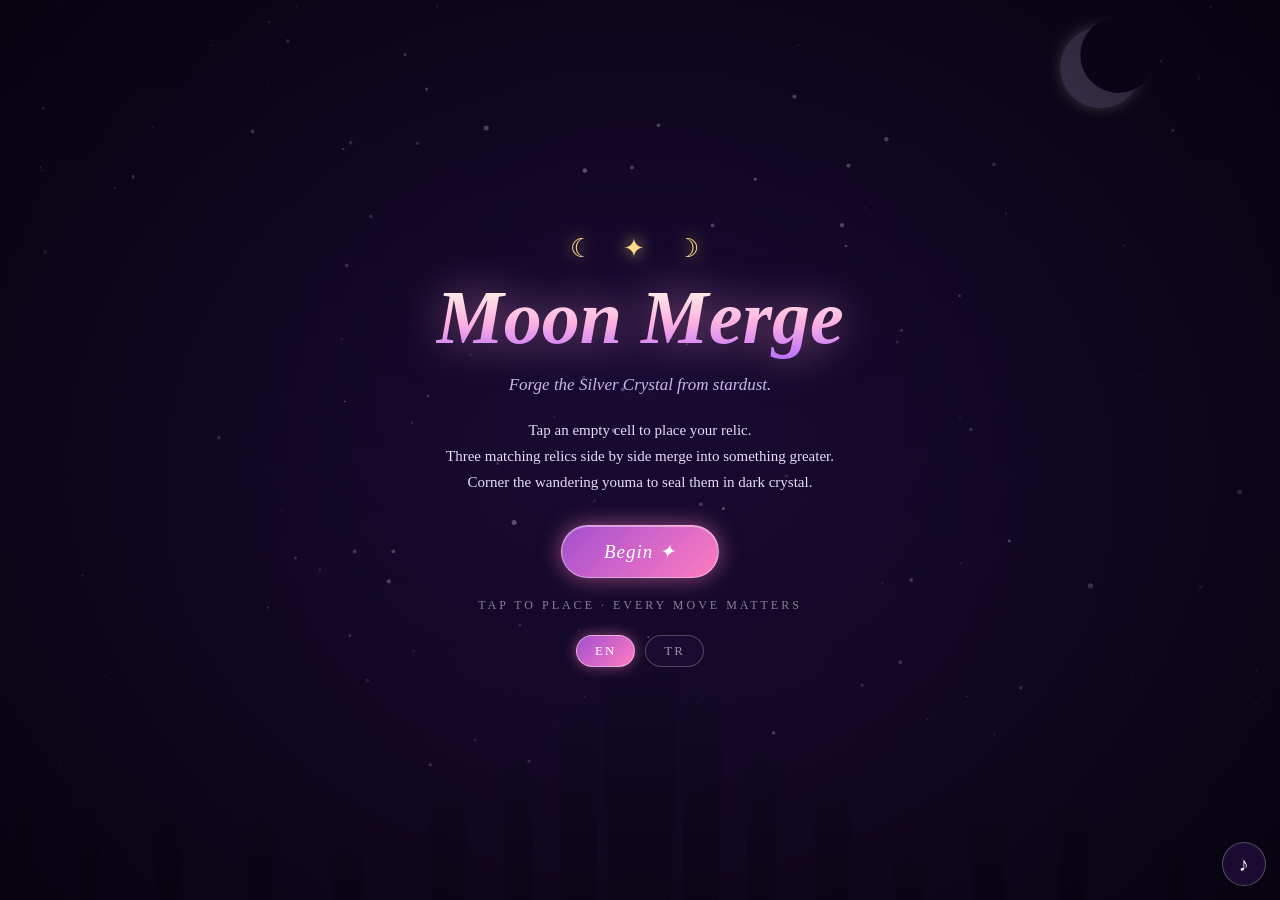
<file: moon-merge/index.html>
<!DOCTYPE html>
<html lang="en">
<head>
  <meta charset="UTF-8">
  <meta name="viewport" content="width=device-width, initial-scale=1.0, maximum-scale=1.0, user-scalable=no">
  <title>Moon Merge — Forge the Silver Crystal</title>
  <link rel="stylesheet" href="style.css">
  <link rel="icon" href="data:image/svg+xml,<svg xmlns='http://www.w3.org/2000/svg' viewBox='0 0 100 100'><text y='.9em' font-size='90'>✨</text></svg>">
</head>
<body>
  <canvas id="game"></canvas>

  <div id="hud" class="hidden">
    <div id="light-bar"><div id="light-fill"></div><span id="light-moon">☾</span></div>
    <div id="hud-row">
      <div id="score-box"><span class="hud-label" data-i18n="scoreLabel">score</span><span id="score">0</span></div>
      <div id="chain-box"><span class="hud-label" data-i18n="chainLabel">chain</span><span id="chain">—</span></div>
    </div>
  </div>

  <div id="banner" class="hidden"><div id="banner-text"></div><div id="banner-sub"></div></div>

  <div id="menu" class="overlay">
    <div class="panel">
      <div class="crown">☾ ✦ ☽</div>
      <h1>Moon Merge</h1>
      <p class="tagline" data-i18n="tagline">Forge the Silver Crystal from stardust.</p>
      <p class="instructions" data-i18n="instructions">
        Tap an empty cell to place your relic.<br>
        Three matching relics side by side merge into something greater.<br>
        Corner the wandering youma to seal them in dark crystal.
      </p>
      <button id="start-btn" data-i18n="startBtn">Begin ✦</button>
      <p class="hint" data-i18n="hint">tap to place · every move matters</p>
      <div class="lang-switch">
        <button data-lang="en">EN</button>
        <button data-lang="tr">TR</button>
      </div>
    </div>
  </div>

  <div id="end" class="overlay hidden">
    <div class="panel">
      <div class="crown">✦</div>
      <h2 id="rank-title"></h2>
      <p id="rank-flavor" class="tagline"></p>
      <div id="stats">
        <div class="stat"><span class="stat-num" id="stat-score">0</span><span class="stat-label" data-i18n="statScore">score</span></div>
        <div class="stat"><span class="stat-num" id="stat-tier">—</span><span class="stat-label" data-i18n="statTier">highest relic</span></div>
        <div class="stat"><span class="stat-num" id="stat-chain">0</span><span class="stat-label" data-i18n="statChain">best chain</span></div>
        <div class="stat"><span class="stat-num" id="stat-youma">0</span><span class="stat-label" data-i18n="statYouma">youma sealed</span></div>
      </div>

      <div id="board">
        <h3 id="board-title" data-i18n="leaderboardTitle">Hall of Crystals</h3>
        <div id="hs-entry" class="hidden">
          <p id="hs-prompt" data-i18n="hsPrompt">Your relics earned a place in memory — enter your name.</p>
          <div id="hs-row">
            <input id="hs-name" type="text" maxlength="24" data-i18n-placeholder="hsPlaceholder" placeholder="your name" />
            <button id="hs-save" data-i18n="hsSave">Enshrine ✦</button>
          </div>
        </div>
        <table id="leaderboard">
          <thead><tr>
            <th data-i18n="colRank">#</th>
            <th data-i18n="colPlayer">Guardian</th>
            <th data-i18n="colScore">Score</th>
          </tr></thead>
          <tbody id="leaderboard-body"></tbody>
        </table>
      </div>

      <button id="retry-btn" data-i18n="retryBtn">Merge again ☾</button>
    </div>
  </div>

  <button id="mute-btn" title="toggle sound">♪</button>
  <button id="undo-btn" class="hidden" title="undo">↶</button>

  <script src="i18n.js"></script>
  <script src="leaderboard.js"></script>
  <script src="game.js"></script>
</body>
</html>
</file>
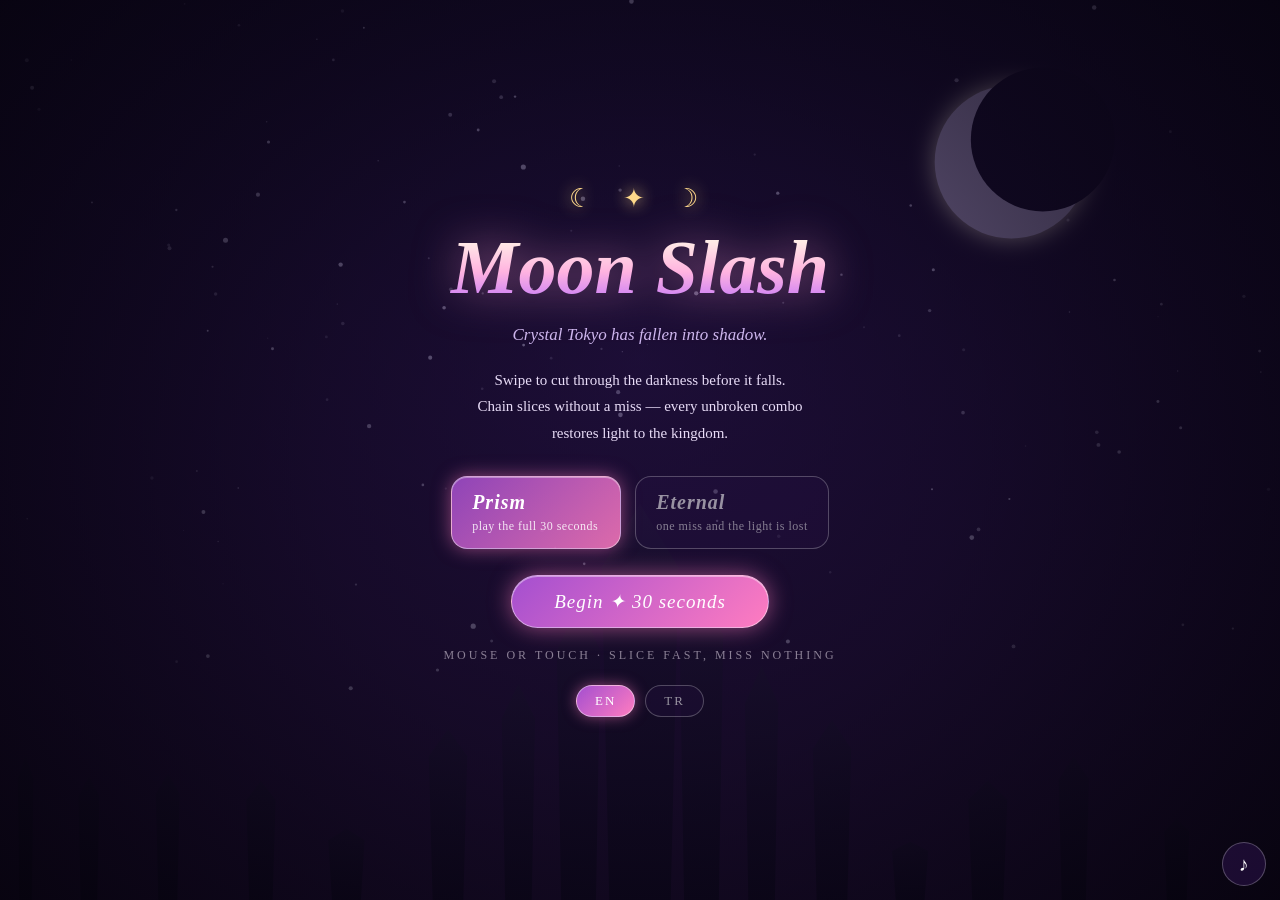
<file: moon-slash/index.html>
<!DOCTYPE html>
<html lang="en">
<head>
  <meta charset="UTF-8">
  <meta name="viewport" content="width=device-width, initial-scale=1.0, maximum-scale=1.0, user-scalable=no">
  <title>Moon Slash — Save Crystal Tokyo</title>
  <link rel="stylesheet" href="style.css">
  <link rel="icon" href="data:image/svg+xml,<svg xmlns='http://www.w3.org/2000/svg' viewBox='0 0 100 100'><text y='.9em' font-size='90'>🌙</text></svg>">
</head>
<body>
  <canvas id="game"></canvas>

  <div id="hud" class="hidden">
    <div id="light-bar"><div id="light-fill"></div><span id="light-moon">☾</span></div>
    <div id="hud-row">
      <div id="score-box"><span class="hud-label" data-i18n="scoreLabel">score</span><span id="score">0</span></div>
      <div id="timer">30</div>
      <div id="combo-box"><span class="hud-label" data-i18n="comboLabel">combo</span><span id="combo">—</span></div>
    </div>
  </div>

  <div id="banner" class="hidden"><div id="banner-text"></div><div id="banner-sub"></div></div>

  <div id="menu" class="overlay">
    <div class="panel">
      <div class="crown">☾ ✦ ☽</div>
      <h1>Moon Slash</h1>
      <p class="tagline" data-i18n="tagline">Crystal Tokyo has fallen into shadow.</p>
      <p class="instructions" data-i18n="instructions">
        Swipe to cut through the darkness before it falls.<br>
        Chain slices without a miss — every unbroken combo<br>
        restores light to the kingdom.
      </p>
      <div class="mode-switch">
        <button class="mode-card" data-mode="prism">
          <span class="mode-name">Prism</span>
          <span class="mode-desc" data-i18n="modePrismDesc">play the full 30 seconds</span>
        </button>
        <button class="mode-card" data-mode="eternal">
          <span class="mode-name">Eternal</span>
          <span class="mode-desc" data-i18n="modeEternalDesc">one miss and the light is lost</span>
        </button>
      </div>
      <button id="start-btn" data-i18n="startBtn">Begin ✦ 30 seconds</button>
      <p class="hint" data-i18n="hint">mouse or touch · slice fast, miss nothing</p>
      <div class="lang-switch">
        <button data-lang="en">EN</button>
        <button data-lang="tr">TR</button>
      </div>
    </div>
  </div>

  <div id="end" class="overlay hidden">
    <div class="panel">
      <div class="crown">✦</div>
      <h2 id="rank-title"></h2>
      <p id="rank-flavor" class="tagline"></p>
      <div id="stats">
        <div class="stat"><span class="stat-num" id="stat-score">0</span><span class="stat-label" data-i18n="statScore">score</span></div>
        <div class="stat"><span class="stat-num" id="stat-combo">0</span><span class="stat-label" data-i18n="statCombo">best combo</span></div>
        <div class="stat"><span class="stat-num" id="stat-light">0%</span><span class="stat-label" data-i18n="statLight">radiance</span></div>
        <div class="stat"><span class="stat-num" id="stat-sliced">0</span><span class="stat-label" data-i18n="statSliced">shadows slain</span></div>
      </div>

      <div id="board">
        <h3 id="board-title" data-i18n="leaderboardTitle">Hall of Light</h3>
        <div id="hs-entry" class="hidden">
          <p id="hs-prompt" data-i18n="hsPrompt">You restored enough light to be remembered.</p>
          <div id="hs-row">
            <input id="hs-name" type="text" maxlength="24" data-i18n-placeholder="hsPlaceholder" placeholder="your name" />
            <button id="hs-save" data-i18n="hsSave">Enshrine ✦</button>
          </div>
        </div>
        <table id="leaderboard">
          <thead><tr>
            <th data-i18n="colRank">#</th>
            <th data-i18n="colPlayer">Guardian</th>
            <th data-i18n="colScore">Score</th>
          </tr></thead>
          <tbody id="leaderboard-body"></tbody>
        </table>
      </div>

      <button id="retry-btn" data-i18n="retryBtn">Slice again ☾</button>
    </div>
  </div>

  <button id="mute-btn" title="toggle sound">♪</button>

  <script src="i18n.js"></script>
  <script src="leaderboard.js"></script>
  <script src="game.js"></script>
</body>
</html>
</file>
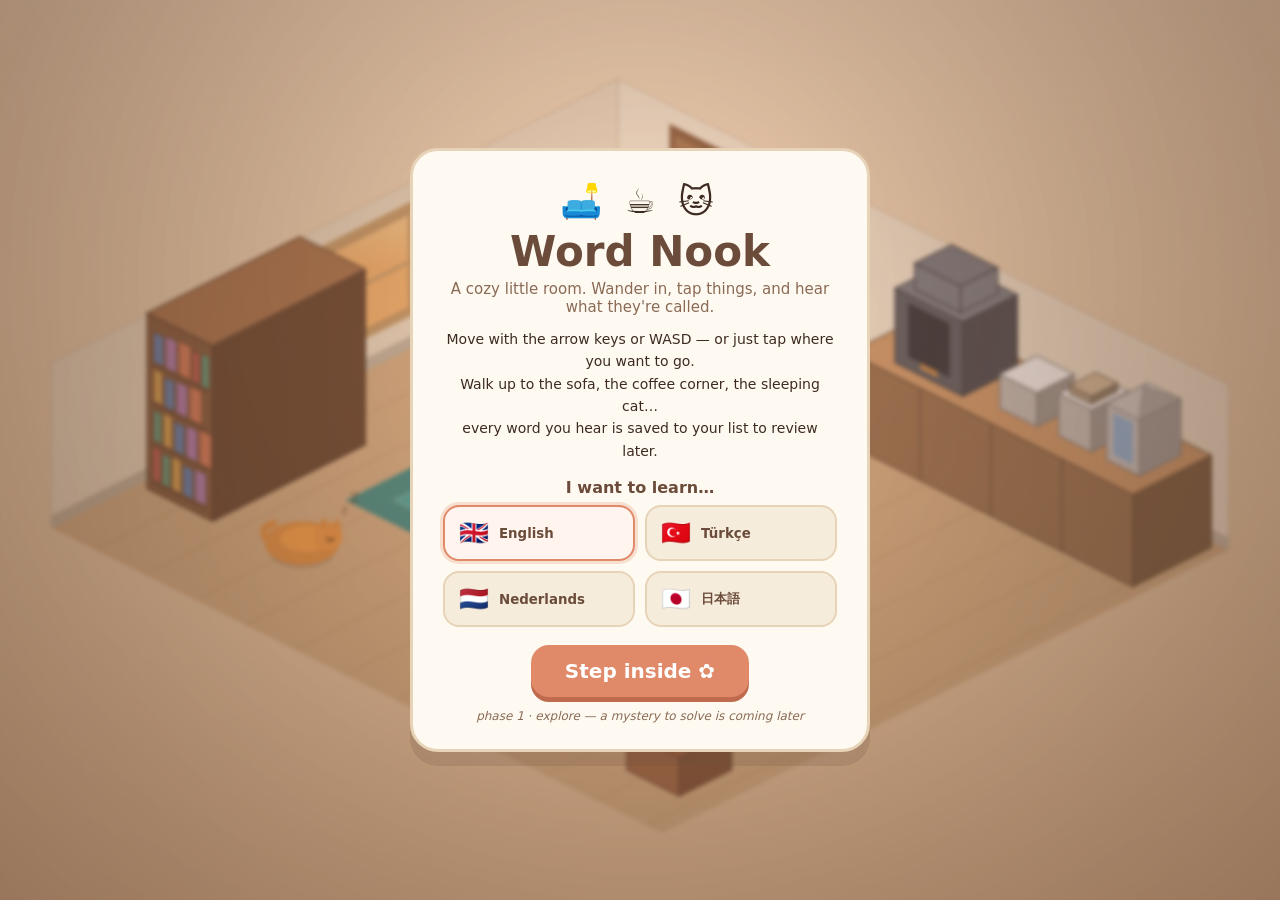
<file: word-nook/index.html>
<!DOCTYPE html>
<html lang="en">
<head>
  <meta charset="UTF-8">
  <meta name="viewport" content="width=device-width, initial-scale=1.0, maximum-scale=1.0, user-scalable=no">
  <title>Word Nook — hear the room</title>
  <link rel="stylesheet" href="style.css">
  <link rel="icon" href="data:image/svg+xml,<svg xmlns='http://www.w3.org/2000/svg' viewBox='0 0 100 100'><text y='.9em' font-size='90'>🛋️</text></svg>">
</head>
<body>
  <canvas id="game"></canvas>

  <!-- In-game heads-up bar -->
  <div id="hud" class="hidden">
    <div id="lang-chip"><span id="lang-flag">🇳🇱</span><span id="lang-name">Nederlands</span></div>
    <div id="word-count"><span id="count-num">0</span><span class="count-label">words</span></div>
    <button id="words-btn">📖 Words</button>
    <button id="mute-btn" title="toggle chime">♪</button>
  </div>

  <!-- The word you hear appears as an in-world speech bubble drawn on the
       canvas, above the object you tapped. -->

  <!-- One-time note when the target language has no installed voice -->
  <div id="voice-note" class="hidden"></div>

  <!-- Start menu -->
  <div id="menu" class="overlay">
    <div class="panel">
      <div class="logo">🛋️ ☕ 🐱</div>
      <h1>Word Nook</h1>
      <p class="tagline">A cozy little room. Wander in, tap things, and hear what they're called.</p>
      <p class="instructions">
        Move with the arrow keys or WASD — or just tap where you want to go.<br>
        Walk up to the sofa, the coffee corner, the sleeping cat…<br>
        every word you hear is saved to your list to review later.
      </p>
      <p class="learn-label">I want to learn…</p>
      <div class="lang-switch">
        <button class="lang-card" data-learn="en"><span class="lc-flag">🇬🇧</span><span class="lc-name">English</span></button>
        <button class="lang-card" data-learn="tr"><span class="lc-flag">🇹🇷</span><span class="lc-name">Türkçe</span></button>
        <button class="lang-card" data-learn="nl"><span class="lc-flag">🇳🇱</span><span class="lc-name">Nederlands</span></button>
        <button class="lang-card" data-learn="ja"><span class="lc-flag">🇯🇵</span><span class="lc-name">日本語</span></button>
      </div>
      <button id="start-btn">Step inside ✿</button>
      <p class="hint">phase 1 · explore — a mystery to solve is coming later</p>
    </div>
  </div>

  <!-- Collected-words review -->
  <div id="words" class="overlay hidden">
    <div class="panel">
      <h2>Your words</h2>
      <p id="words-sub" class="tagline">Everything you've heard so far.</p>
      <div id="words-list"></div>
      <p id="words-empty" class="empty hidden">You haven't heard any words yet — go tap something!</p>
      <div class="words-actions">
        <button id="words-back">← Back to the room</button>
        <button id="words-clear" class="ghost">Clear list</button>
      </div>
    </div>
  </div>

  <script src="vocab.js"></script>
  <script src="speech.js"></script>
  <script src="wordlist.js"></script>
  <script src="game.js"></script>
</body>
</html>
</file>
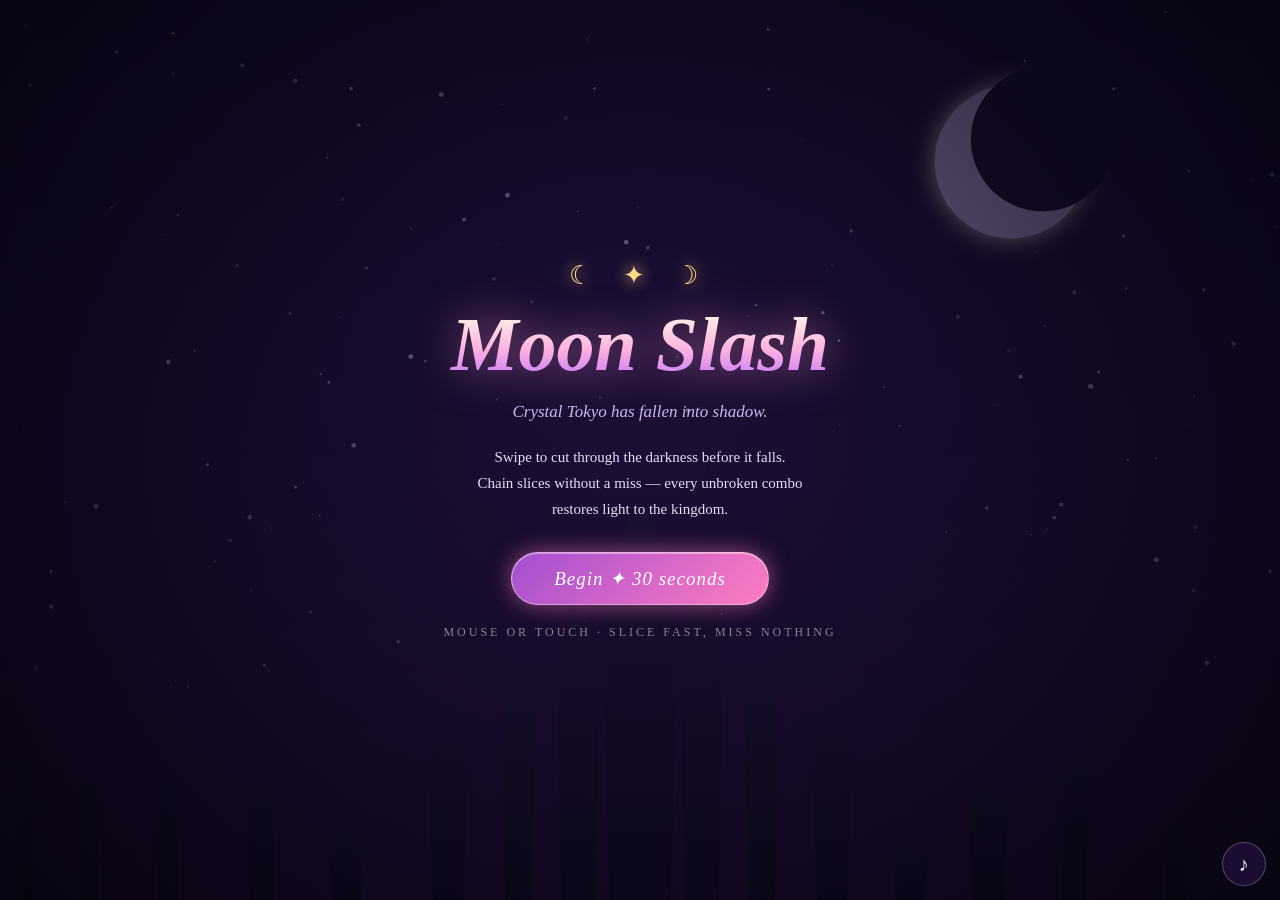
<file: src/moon-slash/index.html>
<!DOCTYPE html>
<html lang="en">
<head>
  <meta charset="UTF-8">
  <meta name="viewport" content="width=device-width, initial-scale=1.0, maximum-scale=1.0, user-scalable=no">
  <title>Moon Slash — Save Crystal Tokyo</title>
  <link rel="stylesheet" href="style.css">
  <link rel="icon" href="data:image/svg+xml,<svg xmlns='http://www.w3.org/2000/svg' viewBox='0 0 100 100'><text y='.9em' font-size='90'>🌙</text></svg>">
</head>
<body>
  <canvas id="game"></canvas>

  <div id="hud" class="hidden">
    <div id="light-bar"><div id="light-fill"></div><span id="light-moon">☾</span></div>
    <div id="hud-row">
      <div id="score-box"><span class="hud-label">score</span><span id="score">0</span></div>
      <div id="timer">30</div>
      <div id="combo-box"><span class="hud-label">combo</span><span id="combo">—</span></div>
    </div>
  </div>

  <div id="banner" class="hidden"><div id="banner-text"></div><div id="banner-sub"></div></div>

  <div id="menu" class="overlay">
    <div class="panel">
      <div class="crown">☾ ✦ ☽</div>
      <h1>Moon Slash</h1>
      <p class="tagline">Crystal Tokyo has fallen into shadow.</p>
      <p class="instructions">
        Swipe to cut through the darkness before it falls.<br>
        Chain slices without a miss — every unbroken combo<br>
        restores light to the kingdom.
      </p>
      <button id="start-btn">Begin ✦ 30 seconds</button>
      <p class="hint">mouse or touch · slice fast, miss nothing</p>
    </div>
  </div>

  <div id="end" class="overlay hidden">
    <div class="panel">
      <div class="crown">✦</div>
      <h2 id="rank-title"></h2>
      <p id="rank-flavor" class="tagline"></p>
      <div id="stats">
        <div class="stat"><span class="stat-num" id="stat-score">0</span><span class="stat-label">score</span></div>
        <div class="stat"><span class="stat-num" id="stat-combo">0</span><span class="stat-label">best combo</span></div>
        <div class="stat"><span class="stat-num" id="stat-light">0%</span><span class="stat-label">radiance</span></div>
        <div class="stat"><span class="stat-num" id="stat-sliced">0</span><span class="stat-label">shadows slain</span></div>
      </div>
      <button id="retry-btn">Slice again ☾</button>
    </div>
  </div>

  <button id="mute-btn" title="toggle sound">♪</button>

  <script src="game.js"></script>
</body>
</html>
</file>
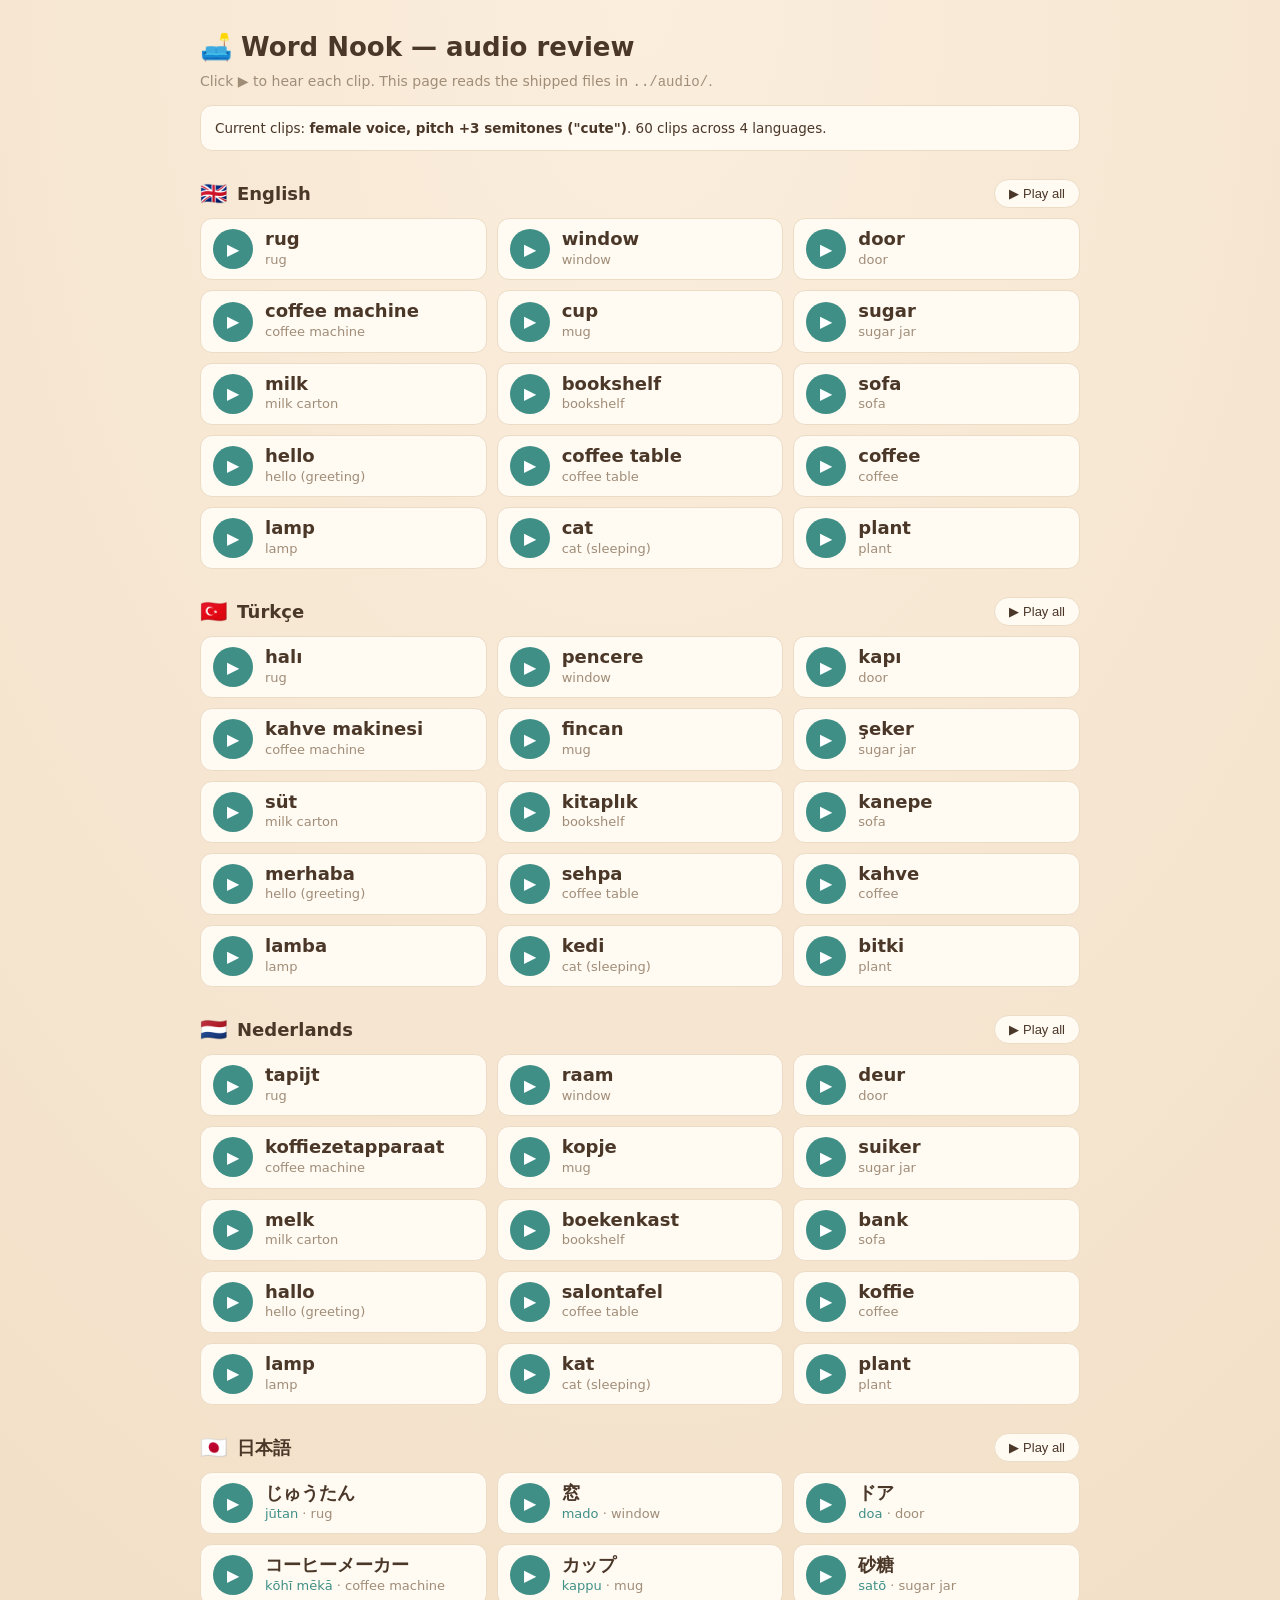
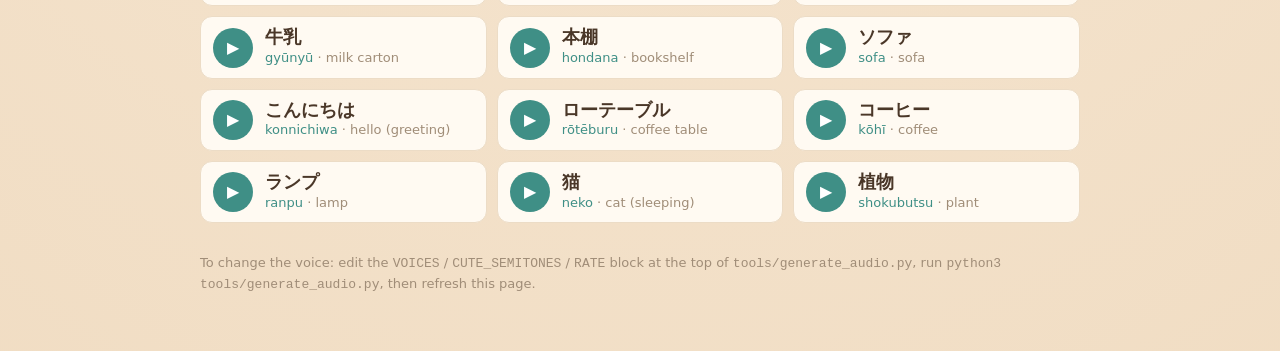
<file: word-nook/tools/review.html>
<!doctype html>
<html lang="en">
<head>
<meta charset="utf-8">
<meta name="viewport" content="width=device-width, initial-scale=1">
<title>Word Nook — audio review</title>
<style>
  :root {
    --bg: #f6e7d2; --card: #fffaf2; --ink: #4a3728;
    --muted: #a08d78; --accent: #d98b5f; --accent-ink: #fff; --line: #ecdcc6;
    --play: #3f8f86;
  }
  * { box-sizing: border-box; }
  body {
    margin: 0; font: 16px/1.5 system-ui, -apple-system, "Segoe UI", Roboto, sans-serif;
    color: var(--ink); background: radial-gradient(120% 120% at 50% 0%, #fbeedd, #f0dcc2);
    padding: 28px 18px 60px;
  }
  header { max-width: 880px; margin: 0 auto 22px; }
  h1 { margin: 0 0 4px; font-size: 26px; }
  .sub { color: var(--muted); font-size: 14px; }
  .settings {
    margin-top: 12px; background: var(--card); border: 1px solid var(--line);
    border-radius: 12px; padding: 12px 14px; font-size: 13.5px; color: var(--ink);
  }
  .settings code { background: #f0e4d2; padding: 1px 6px; border-radius: 5px; }
  main { max-width: 880px; margin: 0 auto; }
  .lang { margin: 26px 0 8px; display: flex; align-items: center; gap: 10px; }
  .lang h2 { margin: 0; font-size: 18px; }
  .flag { font-size: 22px; }
  .playall {
    margin-left: auto; border: 1px solid var(--line); background: var(--card);
    color: var(--ink); border-radius: 999px; padding: 6px 14px; font-size: 13px;
    cursor: pointer;
  }
  .playall:hover { background: #fff; }
  .grid { display: grid; grid-template-columns: repeat(auto-fill, minmax(250px, 1fr)); gap: 10px; }
  .row {
    display: flex; align-items: center; gap: 12px; background: var(--card);
    border: 1px solid var(--line); border-radius: 12px; padding: 10px 12px;
    transition: transform .08s ease, box-shadow .12s ease, border-color .12s ease;
  }
  .row.playing { border-color: var(--accent); box-shadow: 0 4px 14px rgba(217,139,95,.28); transform: translateY(-1px); }
  .play {
    flex: 0 0 auto; width: 40px; height: 40px; border-radius: 50%; border: none;
    background: var(--play); color: #fff; font-size: 16px; cursor: pointer;
    display: grid; place-items: center;
  }
  .play:hover { filter: brightness(1.06); }
  .meta { min-width: 0; }
  .word { font-size: 18px; font-weight: 650; line-height: 1.15; }
  .romaji { color: var(--play); font-size: 13px; }
  .gloss { color: var(--muted); font-size: 13px; }
  .missing { opacity: .5; }
  footer { max-width: 880px; margin: 30px auto 0; color: var(--muted); font-size: 13px; }
  @media (prefers-color-scheme: dark) {
    :root { --bg:#2a2018; --card:#3a2d22; --ink:#f3e7d8; --muted:#b39d86; --line:#4a3a2c; }
    body { background: radial-gradient(120% 120% at 50% 0%, #35281d, #241b13); }
    .settings code { background: #4a3a2c; }
  }
</style>
</head>
<body>
<header>
  <h1>🛋️ Word Nook — audio review</h1>
  <div class="sub">Click ▶ to hear each clip. This page reads the shipped files in <code>../audio/</code>.</div>
  <div class="settings" id="settings">Loading current settings…</div>
</header>
<main id="main">Loading…</main>
<footer>
  To change the voice: edit the <code>VOICES</code> / <code>CUTE_SEMITONES</code> / <code>RATE</code>
  block at the top of <code>tools/generate_audio.py</code>, run
  <code>python3 tools/generate_audio.py</code>, then refresh this page.
</footer>

<!-- Vocab is the single source of truth for words / glosses / romaji. -->
<script src="../vocab.js"></script>
<script>
(async () => {
  const main = document.getElementById('main');
  let manifest = {};
  try {
    manifest = await fetch('../audio/manifest.json').then((r) => r.json());
  } catch (e) {
    main.textContent = 'Could not load ../audio/manifest.json — run tools/generate_audio.py first, and serve this folder over http (not file://).';
    return;
  }

  document.getElementById('settings').innerHTML =
    'Current clips: <b>female voice, pitch +3 semitones ("cute")</b>. ' +
    Object.values(manifest).reduce((n, a) => n + a.length, 0) + ' clips across ' +
    Object.keys(manifest).length + ' languages.';

  let current = null; // {audio, row}
  function stop() {
    if (current) { current.audio.pause(); current.audio.currentTime = 0; current.row.classList.remove('playing'); current = null; }
  }
  function play(code, id, row) {
    stop();
    const audio = new Audio(`../audio/${code}/${id}.mp3`);
    row.classList.add('playing');
    current = { audio, row };
    audio.onended = () => row.classList.remove('playing');
    audio.play().catch(() => row.classList.remove('playing'));
    return audio;
  }

  main.innerHTML = '';
  for (const lang of Vocab.LANGS) {
    const code = lang.code;
    const ids = manifest[code] || [];
    const head = document.createElement('div');
    head.className = 'lang';
    head.innerHTML = `<span class="flag">${lang.flag}</span><h2>${lang.label}</h2>`;
    const playAll = document.createElement('button');
    playAll.className = 'playall';
    playAll.textContent = '▶ Play all';
    head.appendChild(playAll);
    main.appendChild(head);

    const grid = document.createElement('div');
    grid.className = 'grid';
    const rows = [];
    for (const o of Vocab.INTERACTIVE) {
      const id = o.id;
      const has = ids.includes(id);
      const row = document.createElement('div');
      row.className = 'row' + (has ? '' : ' missing');
      const word = Vocab.word(id, code);
      const romaji = (code === 'ja' && Vocab.romaji(id)) ? `<span class="romaji">${Vocab.romaji(id)}</span> · ` : '';
      row.innerHTML =
        `<button class="play" ${has ? '' : 'disabled'} title="play">▶</button>` +
        `<div class="meta"><div class="word">${word}</div>` +
        `<div class="gloss">${romaji}${Vocab.gloss(id)}${has ? '' : ' — no clip'}</div></div>`;
      if (has) row.querySelector('.play').addEventListener('click', () => play(code, id, row));
      grid.appendChild(row);
      rows.push({ id, has, row });
    }
    main.appendChild(grid);

    playAll.addEventListener('click', () => {
      const queue = rows.filter((r) => r.has);
      let i = 0;
      const next = () => {
        if (i >= queue.length) return;
        const { id, row } = queue[i++];
        const a = play(code, id, row);
        a.onended = () => { row.classList.remove('playing'); setTimeout(next, 180); };
      };
      next();
    });
  }
})();
</script>
</body>
</html>
</file>
<file: moon-merge/style.css>
* { margin: 0; padding: 0; box-sizing: border-box; }

html, body {
  width: 100%;
  height: 100%;
  overflow: hidden;
  background: #07040f;
  font-family: "Palatino Linotype", Palatino, "Book Antiqua", Georgia, serif;
  color: #fdf3ff;
  -webkit-user-select: none;
  user-select: none;
  overscroll-behavior: none;
}

#game {
  position: fixed;
  inset: 0;
  display: block;
  touch-action: none;
  cursor: pointer;
}

.hidden { display: none !important; }

/* ---------- HUD ---------- */

#hud {
  position: fixed;
  top: 0;
  left: 0;
  right: 0;
  pointer-events: none;
  z-index: 5;
}

#light-bar {
  position: relative;
  height: 7px;
  background: rgba(20, 8, 40, 0.75);
  box-shadow: 0 1px 8px rgba(0, 0, 0, 0.5);
}

#light-fill {
  height: 100%;
  width: 0%;
  background: linear-gradient(90deg, #b76bff, #ff9ad5 45%, #ffd98a 80%, #fffbe8);
  box-shadow: 0 0 12px #ffb3e0, 0 0 24px rgba(255, 217, 138, 0.7);
  transition: width 0.25s ease-out;
  border-radius: 0 4px 4px 0;
}

#light-moon {
  position: absolute;
  right: 10px;
  top: 8px;
  font-size: 18px;
  color: #ffe9b0;
  text-shadow: 0 0 10px #ffd98a;
}

#hud-row {
  display: flex;
  justify-content: space-between;
  align-items: flex-start;
  padding: 12px 20px 0;
}

.hud-label {
  display: block;
  font-size: 11px;
  letter-spacing: 3px;
  text-transform: uppercase;
  opacity: 0.65;
}

#score-box, #chain-box { min-width: 90px; }
#chain-box { text-align: right; }

#score, #chain {
  font-size: 30px;
  font-weight: bold;
  text-shadow: 0 0 14px rgba(255, 160, 220, 0.8);
}

#chain.hot {
  color: #ffd98a;
  text-shadow: 0 0 16px #ffb347, 0 0 30px rgba(255, 179, 71, 0.6);
}

/* ---------- Milestone banner ---------- */

#banner {
  position: fixed;
  top: 26%;
  left: 0;
  right: 0;
  text-align: center;
  pointer-events: none;
  z-index: 6;
}

#banner-text {
  font-size: clamp(28px, 6vw, 58px);
  font-style: italic;
  color: #fff3fb;
  text-shadow: 0 0 18px #ff9ad5, 0 0 44px rgba(255, 154, 213, 0.75), 0 0 80px rgba(255, 217, 138, 0.5);
  letter-spacing: 2px;
}

#banner-sub {
  margin-top: 6px;
  font-size: clamp(13px, 2vw, 18px);
  letter-spacing: 5px;
  text-transform: uppercase;
  color: #ffd98a;
  text-shadow: 0 0 12px rgba(255, 217, 138, 0.8);
}

#banner.show { animation: banner-pop 1.7s ease-out forwards; }

@keyframes banner-pop {
  0%   { opacity: 0; transform: scale(0.6); }
  12%  { opacity: 1; transform: scale(1.06); }
  20%  { transform: scale(1); }
  75%  { opacity: 1; }
  100% { opacity: 0; transform: scale(1.04) translateY(-14px); }
}

/* ---------- Overlays (menu / end) ---------- */

.overlay {
  position: fixed;
  inset: 0;
  display: flex;
  align-items: center;
  justify-content: center;
  background: radial-gradient(ellipse at 50% 40%, rgba(30, 12, 60, 0.55), rgba(5, 2, 12, 0.88));
  z-index: 10;
}

.panel {
  text-align: center;
  padding: 40px 30px;
  max-width: 560px;
}

.crown {
  font-size: 26px;
  color: #ffd98a;
  text-shadow: 0 0 16px #ffd98a;
  margin-bottom: 10px;
  letter-spacing: 12px;
}

h1 {
  font-size: clamp(44px, 9vw, 76px);
  font-style: italic;
  font-weight: bold;
  background: linear-gradient(180deg, #fffbe8 10%, #ffb3e0 55%, #b76bff);
  -webkit-background-clip: text;
  background-clip: text;
  -webkit-text-fill-color: transparent;
  filter: drop-shadow(0 0 22px rgba(255, 154, 213, 0.55));
  margin-bottom: 14px;
}

h2 {
  font-size: clamp(30px, 6vw, 48px);
  font-style: italic;
  color: #fff3fb;
  text-shadow: 0 0 20px rgba(255, 154, 213, 0.8);
  margin-bottom: 8px;
}

.tagline {
  font-size: 17px;
  color: #cdb6ee;
  font-style: italic;
  margin-bottom: 22px;
}

.instructions {
  font-size: 15px;
  line-height: 1.75;
  color: #e8dcf7;
  margin-bottom: 30px;
}

button {
  font-family: inherit;
  font-size: 19px;
  font-style: italic;
  letter-spacing: 1px;
  color: #fff;
  background: linear-gradient(135deg, #a44fd0, #ff7cc0);
  border: 1px solid rgba(255, 255, 255, 0.45);
  border-radius: 40px;
  padding: 14px 42px;
  cursor: pointer;
  box-shadow: 0 0 22px rgba(255, 124, 192, 0.55), inset 0 1px 0 rgba(255, 255, 255, 0.4);
  transition: transform 0.15s, box-shadow 0.15s;
}

button:hover {
  transform: scale(1.06);
  box-shadow: 0 0 34px rgba(255, 124, 192, 0.85), inset 0 1px 0 rgba(255, 255, 255, 0.4);
}

.hint {
  margin-top: 20px;
  font-size: 12px;
  letter-spacing: 3px;
  text-transform: uppercase;
  opacity: 0.5;
}

/* ---------- End stats ---------- */

#stats {
  display: flex;
  justify-content: center;
  gap: 34px;
  margin: 26px 0 32px;
  flex-wrap: wrap;
}

.stat-num {
  display: block;
  font-size: 34px;
  font-weight: bold;
  color: #ffe9b0;
  text-shadow: 0 0 14px rgba(255, 217, 138, 0.75);
}

/* Tier names are words, not numbers — smaller type, same visual height. */
#stat-tier {
  font-size: 19px;
  line-height: 34px;
  max-width: 150px;
  white-space: nowrap;
  overflow: hidden;
  text-overflow: ellipsis;
}

.stat-label {
  font-size: 11px;
  letter-spacing: 3px;
  text-transform: uppercase;
  opacity: 0.6;
}

/* ---------- Language switch ---------- */

.lang-switch {
  margin-top: 22px;
  display: flex;
  justify-content: center;
  gap: 10px;
}

.lang-switch button {
  font-size: 13px;
  font-style: normal;
  letter-spacing: 2px;
  padding: 7px 18px;
  border-radius: 20px;
  background: rgba(40, 18, 70, 0.5);
  box-shadow: none;
  opacity: 0.55;
}

.lang-switch button.active {
  opacity: 1;
  background: linear-gradient(135deg, #a44fd0, #ff7cc0);
  box-shadow: 0 0 14px rgba(255, 124, 192, 0.5);
}

/* ---------- Leaderboard ---------- */

#board {
  margin: 6px auto 30px;
  max-width: 420px;
  text-align: left;
}

#board-title {
  font-size: 14px;
  font-style: normal;
  letter-spacing: 4px;
  text-transform: uppercase;
  text-align: center;
  color: #ffd98a;
  text-shadow: 0 0 14px rgba(255, 217, 138, 0.55);
  margin-bottom: 14px;
}

#hs-entry {
  margin-bottom: 16px;
  text-align: center;
}

#hs-prompt {
  font-size: 13px;
  font-style: italic;
  color: #e8dcf7;
  margin-bottom: 10px;
}

#hs-row {
  display: flex;
  justify-content: center;
  gap: 10px;
  flex-wrap: wrap;
}

#hs-name {
  font-family: inherit;
  font-size: 16px;
  color: #fff;
  background: rgba(20, 8, 40, 0.7);
  border: 1px solid rgba(255, 255, 255, 0.35);
  border-radius: 40px;
  padding: 12px 20px;
  min-width: 0;
  flex: 1 1 180px;
  outline: none;
  transition: border-color 0.15s, box-shadow 0.15s;
}

#hs-name::placeholder { color: rgba(232, 220, 247, 0.45); }

#hs-name:focus {
  border-color: rgba(255, 124, 192, 0.9);
  box-shadow: 0 0 16px rgba(255, 124, 192, 0.45);
}

#hs-save {
  font-size: 16px;
  padding: 12px 26px;
  flex: 0 0 auto;
}

#leaderboard {
  width: 100%;
  border-collapse: collapse;
  font-size: 15px;
}

#leaderboard th {
  text-align: left;
  padding: 6px 10px;
  font-size: 11px;
  letter-spacing: 2px;
  text-transform: uppercase;
  color: #cdb6ee;
  opacity: 0.7;
  border-bottom: 1px solid rgba(255, 255, 255, 0.14);
}

#leaderboard td {
  padding: 8px 10px;
  color: #f3e9ff;
  border-bottom: 1px solid rgba(255, 255, 255, 0.06);
}

#leaderboard th:first-child,
#leaderboard td:first-child { width: 2.5em; color: #ffd98a; }

#leaderboard th:last-child,
#leaderboard td:last-child { text-align: right; color: #ffe9b0; font-weight: bold; }

#leaderboard tr:last-child td { border-bottom: none; }

#leaderboard tr.you td {
  color: #fff;
  background: linear-gradient(90deg, rgba(164, 79, 208, 0.35), rgba(255, 124, 192, 0.35));
  text-shadow: 0 0 10px rgba(255, 154, 213, 0.7);
}

#leaderboard td.board-empty {
  text-align: center;
  color: #cdb6ee;
  font-style: italic;
  opacity: 0.7;
}

/* ---------- Mute ---------- */

#mute-btn {
  position: fixed;
  bottom: 14px;
  right: 14px;
  z-index: 20;
  width: 44px;
  height: 44px;
  padding: 0;
  font-size: 20px;
  font-style: normal;
  border-radius: 50%;
  background: rgba(40, 18, 70, 0.6);
  border: 1px solid rgba(255, 255, 255, 0.25);
  box-shadow: none;
}

#mute-btn.muted { opacity: 0.4; }

/* ---------- Undo ---------- */

#undo-btn {
  position: fixed;
  bottom: 14px;
  left: 14px;
  z-index: 20;
  width: 44px;
  height: 44px;
  padding: 0;
  font-size: 20px;
  font-style: normal;
  border-radius: 50%;
  background: rgba(40, 18, 70, 0.6);
  border: 1px solid rgba(255, 255, 255, 0.25);
  box-shadow: none;
}

#undo-btn.disabled { opacity: 0.25; }
</file>
<file: moon-slash/style.css>
* { margin: 0; padding: 0; box-sizing: border-box; }

html, body {
  width: 100%;
  height: 100%;
  overflow: hidden;
  background: #07040f;
  font-family: "Palatino Linotype", Palatino, "Book Antiqua", Georgia, serif;
  color: #fdf3ff;
  -webkit-user-select: none;
  user-select: none;
  overscroll-behavior: none;
}

#game {
  position: fixed;
  inset: 0;
  display: block;
  touch-action: none;
  cursor: crosshair;
}

.hidden { display: none !important; }

/* ---------- HUD ---------- */

#hud {
  position: fixed;
  top: 0;
  left: 0;
  right: 0;
  pointer-events: none;
  z-index: 5;
}

#light-bar {
  position: relative;
  height: 7px;
  background: rgba(20, 8, 40, 0.75);
  box-shadow: 0 1px 8px rgba(0, 0, 0, 0.5);
}

#light-fill {
  height: 100%;
  width: 5%;
  background: linear-gradient(90deg, #b76bff, #ff9ad5 45%, #ffd98a 80%, #fffbe8);
  box-shadow: 0 0 12px #ffb3e0, 0 0 24px rgba(255, 217, 138, 0.7);
  transition: width 0.25s ease-out;
  border-radius: 0 4px 4px 0;
}

#light-moon {
  position: absolute;
  right: 10px;
  top: 8px;
  font-size: 18px;
  color: #ffe9b0;
  text-shadow: 0 0 10px #ffd98a;
}

#hud-row {
  display: flex;
  justify-content: space-between;
  align-items: flex-start;
  padding: 12px 20px 0;
}

.hud-label {
  display: block;
  font-size: 11px;
  letter-spacing: 3px;
  text-transform: uppercase;
  opacity: 0.65;
}

#score-box, #combo-box { min-width: 90px; }
#combo-box { text-align: right; }

#score, #combo {
  font-size: 30px;
  font-weight: bold;
  text-shadow: 0 0 14px rgba(255, 160, 220, 0.8);
}

#combo.hot {
  color: #ffd98a;
  text-shadow: 0 0 16px #ffb347, 0 0 30px rgba(255, 179, 71, 0.6);
}

#timer {
  font-size: 40px;
  font-weight: bold;
  letter-spacing: 2px;
  text-shadow: 0 0 18px rgba(190, 150, 255, 0.9);
}

#timer.urgent { color: #ff9ad5; animation: pulse 0.5s infinite alternate; }

@keyframes pulse {
  from { transform: scale(1); }
  to   { transform: scale(1.12); }
}

/* ---------- Milestone banner ---------- */

#banner {
  position: fixed;
  top: 26%;
  left: 0;
  right: 0;
  text-align: center;
  pointer-events: none;
  z-index: 6;
}

#banner-text {
  font-size: clamp(28px, 6vw, 58px);
  font-style: italic;
  color: #fff3fb;
  text-shadow: 0 0 18px #ff9ad5, 0 0 44px rgba(255, 154, 213, 0.75), 0 0 80px rgba(255, 217, 138, 0.5);
  letter-spacing: 2px;
}

#banner-sub {
  margin-top: 6px;
  font-size: clamp(13px, 2vw, 18px);
  letter-spacing: 5px;
  text-transform: uppercase;
  color: #ffd98a;
  text-shadow: 0 0 12px rgba(255, 217, 138, 0.8);
}

#banner.show { animation: banner-pop 1.7s ease-out forwards; }

@keyframes banner-pop {
  0%   { opacity: 0; transform: scale(0.6); }
  12%  { opacity: 1; transform: scale(1.06); }
  20%  { transform: scale(1); }
  75%  { opacity: 1; }
  100% { opacity: 0; transform: scale(1.04) translateY(-14px); }
}

/* ---------- Overlays (menu / end) ---------- */

.overlay {
  position: fixed;
  inset: 0;
  display: flex;
  align-items: center;
  justify-content: center;
  background: radial-gradient(ellipse at 50% 40%, rgba(30, 12, 60, 0.55), rgba(5, 2, 12, 0.88));
  z-index: 10;
}

.panel {
  text-align: center;
  padding: 40px 30px;
  max-width: 560px;
}

.crown {
  font-size: 26px;
  color: #ffd98a;
  text-shadow: 0 0 16px #ffd98a;
  margin-bottom: 10px;
  letter-spacing: 12px;
}

h1 {
  font-size: clamp(44px, 9vw, 76px);
  font-style: italic;
  font-weight: bold;
  background: linear-gradient(180deg, #fffbe8 10%, #ffb3e0 55%, #b76bff);
  -webkit-background-clip: text;
  background-clip: text;
  -webkit-text-fill-color: transparent;
  filter: drop-shadow(0 0 22px rgba(255, 154, 213, 0.55));
  margin-bottom: 14px;
}

h2 {
  font-size: clamp(30px, 6vw, 48px);
  font-style: italic;
  color: #fff3fb;
  text-shadow: 0 0 20px rgba(255, 154, 213, 0.8);
  margin-bottom: 8px;
}

.tagline {
  font-size: 17px;
  color: #cdb6ee;
  font-style: italic;
  margin-bottom: 22px;
}

.instructions {
  font-size: 15px;
  line-height: 1.75;
  color: #e8dcf7;
  margin-bottom: 30px;
}

button {
  font-family: inherit;
  font-size: 19px;
  font-style: italic;
  letter-spacing: 1px;
  color: #fff;
  background: linear-gradient(135deg, #a44fd0, #ff7cc0);
  border: 1px solid rgba(255, 255, 255, 0.45);
  border-radius: 40px;
  padding: 14px 42px;
  cursor: pointer;
  box-shadow: 0 0 22px rgba(255, 124, 192, 0.55), inset 0 1px 0 rgba(255, 255, 255, 0.4);
  transition: transform 0.15s, box-shadow 0.15s;
}

button:hover {
  transform: scale(1.06);
  box-shadow: 0 0 34px rgba(255, 124, 192, 0.85), inset 0 1px 0 rgba(255, 255, 255, 0.4);
}

.hint {
  margin-top: 20px;
  font-size: 12px;
  letter-spacing: 3px;
  text-transform: uppercase;
  opacity: 0.5;
}

/* ---------- Mode switch ---------- */

.mode-switch {
  display: flex;
  justify-content: center;
  gap: 14px;
  margin-bottom: 26px;
}

.mode-card {
  display: flex;
  flex-direction: column;
  gap: 5px;
  min-width: 170px;
  padding: 14px 20px;
  border-radius: 16px;
  background: rgba(40, 18, 70, 0.5);
  box-shadow: none;
  opacity: 0.55;
}

.mode-card:hover { transform: scale(1.03); }

.mode-card.active {
  opacity: 1;
  background: linear-gradient(135deg, rgba(164, 79, 208, 0.85), rgba(255, 124, 192, 0.85));
  box-shadow: 0 0 18px rgba(255, 124, 192, 0.5), inset 0 1px 0 rgba(255, 255, 255, 0.35);
}

.mode-name {
  font-size: 20px;
  font-weight: bold;
  letter-spacing: 1px;
}

.mode-desc {
  font-size: 12px;
  font-style: normal;
  letter-spacing: 0.5px;
  opacity: 0.85;
}

/* ---------- End stats ---------- */

#stats {
  display: flex;
  justify-content: center;
  gap: 34px;
  margin: 26px 0 32px;
  flex-wrap: wrap;
}

.stat-num {
  display: block;
  font-size: 34px;
  font-weight: bold;
  color: #ffe9b0;
  text-shadow: 0 0 14px rgba(255, 217, 138, 0.75);
}

.stat-label {
  font-size: 11px;
  letter-spacing: 3px;
  text-transform: uppercase;
  opacity: 0.6;
}

/* ---------- Language switch ---------- */

.lang-switch {
  margin-top: 22px;
  display: flex;
  justify-content: center;
  gap: 10px;
}

.lang-switch button {
  font-size: 13px;
  font-style: normal;
  letter-spacing: 2px;
  padding: 7px 18px;
  border-radius: 20px;
  background: rgba(40, 18, 70, 0.5);
  box-shadow: none;
  opacity: 0.55;
}

.lang-switch button.active {
  opacity: 1;
  background: linear-gradient(135deg, #a44fd0, #ff7cc0);
  box-shadow: 0 0 14px rgba(255, 124, 192, 0.5);
}

/* ---------- Leaderboard ---------- */

#board {
  margin: 6px auto 30px;
  max-width: 420px;
  text-align: left;
}

#board-title {
  font-size: 14px;
  font-style: normal;
  letter-spacing: 4px;
  text-transform: uppercase;
  text-align: center;
  color: #ffd98a;
  text-shadow: 0 0 14px rgba(255, 217, 138, 0.55);
  margin-bottom: 14px;
}

#hs-entry {
  margin-bottom: 16px;
  text-align: center;
}

#hs-prompt {
  font-size: 13px;
  font-style: italic;
  color: #e8dcf7;
  margin-bottom: 10px;
}

#hs-row {
  display: flex;
  justify-content: center;
  gap: 10px;
  flex-wrap: wrap;
}

#hs-name {
  font-family: inherit;
  font-size: 16px;
  color: #fff;
  background: rgba(20, 8, 40, 0.7);
  border: 1px solid rgba(255, 255, 255, 0.35);
  border-radius: 40px;
  padding: 12px 20px;
  min-width: 0;
  flex: 1 1 180px;
  outline: none;
  transition: border-color 0.15s, box-shadow 0.15s;
}

#hs-name::placeholder { color: rgba(232, 220, 247, 0.45); }

#hs-name:focus {
  border-color: rgba(255, 124, 192, 0.9);
  box-shadow: 0 0 16px rgba(255, 124, 192, 0.45);
}

#hs-save {
  font-size: 16px;
  padding: 12px 26px;
  flex: 0 0 auto;
}

#leaderboard {
  width: 100%;
  border-collapse: collapse;
  font-size: 15px;
}

#leaderboard th {
  text-align: left;
  padding: 6px 10px;
  font-size: 11px;
  letter-spacing: 2px;
  text-transform: uppercase;
  color: #cdb6ee;
  opacity: 0.7;
  border-bottom: 1px solid rgba(255, 255, 255, 0.14);
}

#leaderboard td {
  padding: 8px 10px;
  color: #f3e9ff;
  border-bottom: 1px solid rgba(255, 255, 255, 0.06);
}

#leaderboard th:first-child,
#leaderboard td:first-child { width: 2.5em; color: #ffd98a; }

#leaderboard th:last-child,
#leaderboard td:last-child { text-align: right; color: #ffe9b0; font-weight: bold; }

#leaderboard tr:last-child td { border-bottom: none; }

#leaderboard tr.you td {
  color: #fff;
  background: linear-gradient(90deg, rgba(164, 79, 208, 0.35), rgba(255, 124, 192, 0.35));
  text-shadow: 0 0 10px rgba(255, 154, 213, 0.7);
}

#leaderboard td.board-empty {
  text-align: center;
  color: #cdb6ee;
  font-style: italic;
  opacity: 0.7;
}

/* ---------- Mute ---------- */

#mute-btn {
  position: fixed;
  bottom: 14px;
  right: 14px;
  z-index: 20;
  width: 44px;
  height: 44px;
  padding: 0;
  font-size: 20px;
  font-style: normal;
  border-radius: 50%;
  background: rgba(40, 18, 70, 0.6);
  border: 1px solid rgba(255, 255, 255, 0.25);
  box-shadow: none;
}

#mute-btn.muted { opacity: 0.4; }
</file>
<file: word-nook/style.css>
/* Word Nook — cozy, warm, rounded. Deliberately unlike the moon games' dark
   cosmic look: cream walls, latte browns, soft accents. */

* { margin: 0; padding: 0; box-sizing: border-box; }

:root {
  --cream: #f6ecdc;
  --latte: #e7d3b8;
  --cocoa: #6b4b3a;
  --cocoa-soft: #8a6a55;
  --ink: #3d2b22;
  --accent: #e08a6a;   /* terracotta */
  --accent-2: #7fae83; /* sage */
  --panel: #fffaf1;
}

html, body {
  height: 100%;
  overflow: hidden;
  overscroll-behavior: none;
  background: var(--cream);
  color: var(--ink);
  font-family: "Quicksand", "Segoe UI", "Avenir Next", system-ui, sans-serif;
  -webkit-user-select: none;
  user-select: none;
}

#game {
  position: fixed;
  inset: 0;
  width: 100%;
  height: 100%;
  display: block;
  touch-action: none;
  cursor: pointer;
}

.hidden { display: none !important; }

/* ---- HUD ---- */
#hud {
  position: fixed;
  top: 0; left: 0; right: 0;
  display: flex;
  align-items: center;
  gap: 10px;
  padding: 12px 14px;
  z-index: 5;
  pointer-events: none;
}
#hud > * { pointer-events: auto; }

#lang-chip {
  display: flex; align-items: center; gap: 7px;
  background: var(--panel);
  border: 2px solid var(--latte);
  border-radius: 999px;
  padding: 6px 14px 6px 10px;
  font-weight: 600;
  box-shadow: 0 3px 0 rgba(107, 75, 58, 0.15);
}
#lang-flag { font-size: 20px; }

#word-count {
  display: flex; align-items: baseline; gap: 6px;
  background: var(--accent);
  color: #fff;
  border-radius: 999px;
  padding: 6px 16px;
  font-weight: 700;
  box-shadow: 0 3px 0 rgba(107, 75, 58, 0.2);
}
#count-num { font-size: 20px; }
.count-label { font-size: 12px; text-transform: uppercase; letter-spacing: .05em; opacity: .9; }

#words-btn, #mute-btn {
  font-family: inherit;
  font-weight: 700;
  border: 2px solid var(--latte);
  background: var(--panel);
  color: var(--cocoa);
  border-radius: 999px;
  padding: 8px 16px;
  cursor: pointer;
  box-shadow: 0 3px 0 rgba(107, 75, 58, 0.15);
  transition: transform .08s ease;
}
#mute-btn { margin-left: auto; padding: 8px 14px; font-size: 18px; }
#words-btn:active, #mute-btn:active { transform: translateY(2px); box-shadow: none; }
#mute-btn.muted { opacity: .5; }

/* ---- Floating word label ---- */
#label {
  position: fixed;
  left: 50%;
  bottom: 8%;
  transform: translateX(-50%);
  display: flex;
  align-items: center;
  gap: 14px;
  background: var(--panel);
  border: 3px solid var(--accent);
  border-radius: 22px;
  padding: 14px 22px 14px 16px;
  z-index: 6;
  box-shadow: 0 8px 0 rgba(107, 75, 58, 0.18);
  animation: pop .25s cubic-bezier(.2, 1.3, .5, 1);
}
@keyframes pop { from { transform: translateX(-50%) scale(.7); opacity: 0; } to { transform: translateX(-50%) scale(1); opacity: 1; } }

#label-play {
  font-size: 20px;
  width: 46px; height: 46px;
  border-radius: 50%;
  border: none;
  background: var(--accent);
  color: #fff;
  cursor: pointer;
  flex: 0 0 auto;
}
#label-play:active { transform: scale(.92); }
#label-text { display: flex; flex-direction: column; line-height: 1.15; }
#label-word { font-size: 30px; font-weight: 700; color: var(--cocoa); }
#label-romaji { font-size: 15px; color: var(--cocoa-soft); font-style: italic; }
#label-gloss { font-size: 15px; color: var(--cocoa-soft); }

/* ---- Voice-missing note ---- */
#voice-note {
  position: fixed;
  left: 50%; top: 76px;
  transform: translateX(-50%);
  background: var(--ink);
  color: #fff;
  padding: 8px 16px;
  border-radius: 999px;
  font-size: 13px;
  z-index: 7;
  max-width: 90vw;
  text-align: center;
}

/* ---- Overlays / panels ---- */
.overlay {
  position: fixed;
  inset: 0;
  display: flex;
  align-items: center;
  justify-content: center;
  padding: 20px;
  z-index: 10;
  background: radial-gradient(circle at 50% 30%, rgba(224, 138, 106, .18), rgba(107, 75, 58, .45));
  backdrop-filter: blur(2px);
}
.panel {
  background: var(--panel);
  border: 3px solid var(--latte);
  border-radius: 28px;
  padding: 30px 30px 26px;
  max-width: 460px;
  width: 100%;
  max-height: 92vh;
  overflow-y: auto;
  text-align: center;
  box-shadow: 0 14px 0 rgba(107, 75, 58, .18);
}
.logo { font-size: 34px; letter-spacing: 6px; }
h1 { font-size: 42px; color: var(--cocoa); margin: 6px 0 4px; }
h2 { font-size: 30px; color: var(--cocoa); margin-bottom: 4px; }
.tagline { color: var(--cocoa-soft); font-size: 15px; margin-bottom: 12px; }
.instructions { color: var(--ink); font-size: 14px; line-height: 1.6; margin-bottom: 16px; }
.learn-label { font-weight: 700; color: var(--cocoa); margin-bottom: 8px; }
.hint { color: var(--cocoa-soft); font-size: 12px; margin-top: 12px; font-style: italic; }

/* Language cards */
.lang-switch {
  display: grid;
  grid-template-columns: 1fr 1fr;
  gap: 10px;
  margin-bottom: 18px;
}
.lang-card {
  font-family: inherit;
  display: flex; align-items: center; gap: 10px;
  padding: 12px 14px;
  border: 2px solid var(--latte);
  background: var(--cream);
  border-radius: 16px;
  cursor: pointer;
  transition: transform .08s ease, border-color .1s ease;
}
.lang-card:active { transform: translateY(2px); }
.lang-card.active { border-color: var(--accent); background: #fff4ee; box-shadow: 0 0 0 3px rgba(224, 138, 106, .25); }
.lc-flag { font-size: 24px; }
.lc-name { font-weight: 700; color: var(--cocoa); }

#start-btn {
  font-family: inherit;
  font-size: 20px;
  font-weight: 700;
  color: #fff;
  background: var(--accent);
  border: none;
  border-radius: 18px;
  padding: 14px 34px;
  cursor: pointer;
  box-shadow: 0 5px 0 #c06b4d;
  transition: transform .08s ease, box-shadow .08s ease;
}
#start-btn:active { transform: translateY(4px); box-shadow: 0 1px 0 #c06b4d; }

/* ---- Words review list ---- */
#words-list { display: flex; flex-direction: column; gap: 8px; margin: 8px 0 4px; text-align: left; }
.word-row {
  display: flex; align-items: center; gap: 12px;
  background: var(--cream);
  border: 2px solid var(--latte);
  border-radius: 14px;
  padding: 10px 12px;
}
.word-row .wr-play {
  font-size: 16px; width: 40px; height: 40px; flex: 0 0 auto;
  border-radius: 50%; border: none; background: var(--accent-2); color: #fff; cursor: pointer;
}
.word-row .wr-play:active { transform: scale(.92); }
.word-row .wr-main { flex: 1 1 auto; min-width: 0; }
.word-row .wr-word { font-size: 20px; font-weight: 700; color: var(--cocoa); }
.word-row .wr-romaji { font-size: 13px; font-style: italic; color: var(--cocoa-soft); margin-left: 6px; }
.word-row .wr-gloss { display: block; font-size: 13px; color: var(--cocoa-soft); }
.word-row .wr-count { flex: 0 0 auto; font-size: 12px; color: var(--cocoa-soft); background: var(--latte); border-radius: 999px; padding: 3px 10px; font-weight: 700; }

.empty { color: var(--cocoa-soft); padding: 20px; }
.words-actions { display: flex; gap: 10px; margin-top: 16px; justify-content: center; flex-wrap: wrap; }
#words-back, #words-clear {
  font-family: inherit; font-weight: 700; cursor: pointer;
  border-radius: 14px; padding: 12px 20px; border: 2px solid var(--latte);
}
#words-back { background: var(--accent); color: #fff; border-color: transparent; }
#words-clear.ghost { background: transparent; color: var(--cocoa-soft); }
#words-back:active, #words-clear:active { transform: translateY(2px); }
</file>
<file: src/moon-slash/style.css>
* { margin: 0; padding: 0; box-sizing: border-box; }

html, body {
  width: 100%;
  height: 100%;
  overflow: hidden;
  background: #07040f;
  font-family: "Palatino Linotype", Palatino, "Book Antiqua", Georgia, serif;
  color: #fdf3ff;
  -webkit-user-select: none;
  user-select: none;
}

#game {
  position: fixed;
  inset: 0;
  display: block;
  touch-action: none;
  cursor: crosshair;
}

.hidden { display: none !important; }

/* ---------- HUD ---------- */

#hud {
  position: fixed;
  top: 0;
  left: 0;
  right: 0;
  pointer-events: none;
  z-index: 5;
}

#light-bar {
  position: relative;
  height: 7px;
  background: rgba(20, 8, 40, 0.75);
  box-shadow: 0 1px 8px rgba(0, 0, 0, 0.5);
}

#light-fill {
  height: 100%;
  width: 5%;
  background: linear-gradient(90deg, #b76bff, #ff9ad5 45%, #ffd98a 80%, #fffbe8);
  box-shadow: 0 0 12px #ffb3e0, 0 0 24px rgba(255, 217, 138, 0.7);
  transition: width 0.25s ease-out;
  border-radius: 0 4px 4px 0;
}

#light-moon {
  position: absolute;
  right: 10px;
  top: 8px;
  font-size: 18px;
  color: #ffe9b0;
  text-shadow: 0 0 10px #ffd98a;
}

#hud-row {
  display: flex;
  justify-content: space-between;
  align-items: flex-start;
  padding: 12px 20px 0;
}

.hud-label {
  display: block;
  font-size: 11px;
  letter-spacing: 3px;
  text-transform: uppercase;
  opacity: 0.65;
}

#score-box, #combo-box { min-width: 90px; }
#combo-box { text-align: right; }

#score, #combo {
  font-size: 30px;
  font-weight: bold;
  text-shadow: 0 0 14px rgba(255, 160, 220, 0.8);
}

#combo.hot {
  color: #ffd98a;
  text-shadow: 0 0 16px #ffb347, 0 0 30px rgba(255, 179, 71, 0.6);
}

#timer {
  font-size: 40px;
  font-weight: bold;
  letter-spacing: 2px;
  text-shadow: 0 0 18px rgba(190, 150, 255, 0.9);
}

#timer.urgent { color: #ff9ad5; animation: pulse 0.5s infinite alternate; }

@keyframes pulse {
  from { transform: scale(1); }
  to   { transform: scale(1.12); }
}

/* ---------- Milestone banner ---------- */

#banner {
  position: fixed;
  top: 26%;
  left: 0;
  right: 0;
  text-align: center;
  pointer-events: none;
  z-index: 6;
}

#banner-text {
  font-size: clamp(28px, 6vw, 58px);
  font-style: italic;
  color: #fff3fb;
  text-shadow: 0 0 18px #ff9ad5, 0 0 44px rgba(255, 154, 213, 0.75), 0 0 80px rgba(255, 217, 138, 0.5);
  letter-spacing: 2px;
}

#banner-sub {
  margin-top: 6px;
  font-size: clamp(13px, 2vw, 18px);
  letter-spacing: 5px;
  text-transform: uppercase;
  color: #ffd98a;
  text-shadow: 0 0 12px rgba(255, 217, 138, 0.8);
}

#banner.show { animation: banner-pop 1.7s ease-out forwards; }

@keyframes banner-pop {
  0%   { opacity: 0; transform: scale(0.6); }
  12%  { opacity: 1; transform: scale(1.06); }
  20%  { transform: scale(1); }
  75%  { opacity: 1; }
  100% { opacity: 0; transform: scale(1.04) translateY(-14px); }
}

/* ---------- Overlays (menu / end) ---------- */

.overlay {
  position: fixed;
  inset: 0;
  display: flex;
  align-items: center;
  justify-content: center;
  background: radial-gradient(ellipse at 50% 40%, rgba(30, 12, 60, 0.55), rgba(5, 2, 12, 0.88));
  z-index: 10;
}

.panel {
  text-align: center;
  padding: 40px 30px;
  max-width: 560px;
}

.crown {
  font-size: 26px;
  color: #ffd98a;
  text-shadow: 0 0 16px #ffd98a;
  margin-bottom: 10px;
  letter-spacing: 12px;
}

h1 {
  font-size: clamp(44px, 9vw, 76px);
  font-style: italic;
  font-weight: bold;
  background: linear-gradient(180deg, #fffbe8 10%, #ffb3e0 55%, #b76bff);
  -webkit-background-clip: text;
  background-clip: text;
  -webkit-text-fill-color: transparent;
  filter: drop-shadow(0 0 22px rgba(255, 154, 213, 0.55));
  margin-bottom: 14px;
}

h2 {
  font-size: clamp(30px, 6vw, 48px);
  font-style: italic;
  color: #fff3fb;
  text-shadow: 0 0 20px rgba(255, 154, 213, 0.8);
  margin-bottom: 8px;
}

.tagline {
  font-size: 17px;
  color: #cdb6ee;
  font-style: italic;
  margin-bottom: 22px;
}

.instructions {
  font-size: 15px;
  line-height: 1.75;
  color: #e8dcf7;
  margin-bottom: 30px;
}

button {
  font-family: inherit;
  font-size: 19px;
  font-style: italic;
  letter-spacing: 1px;
  color: #fff;
  background: linear-gradient(135deg, #a44fd0, #ff7cc0);
  border: 1px solid rgba(255, 255, 255, 0.45);
  border-radius: 40px;
  padding: 14px 42px;
  cursor: pointer;
  box-shadow: 0 0 22px rgba(255, 124, 192, 0.55), inset 0 1px 0 rgba(255, 255, 255, 0.4);
  transition: transform 0.15s, box-shadow 0.15s;
}

button:hover {
  transform: scale(1.06);
  box-shadow: 0 0 34px rgba(255, 124, 192, 0.85), inset 0 1px 0 rgba(255, 255, 255, 0.4);
}

.hint {
  margin-top: 20px;
  font-size: 12px;
  letter-spacing: 3px;
  text-transform: uppercase;
  opacity: 0.5;
}

/* ---------- End stats ---------- */

#stats {
  display: flex;
  justify-content: center;
  gap: 34px;
  margin: 26px 0 32px;
  flex-wrap: wrap;
}

.stat-num {
  display: block;
  font-size: 34px;
  font-weight: bold;
  color: #ffe9b0;
  text-shadow: 0 0 14px rgba(255, 217, 138, 0.75);
}

.stat-label {
  font-size: 11px;
  letter-spacing: 3px;
  text-transform: uppercase;
  opacity: 0.6;
}

/* ---------- Mute ---------- */

#mute-btn {
  position: fixed;
  bottom: 14px;
  right: 14px;
  z-index: 20;
  width: 44px;
  height: 44px;
  padding: 0;
  font-size: 20px;
  font-style: normal;
  border-radius: 50%;
  background: rgba(40, 18, 70, 0.6);
  border: 1px solid rgba(255, 255, 255, 0.25);
  box-shadow: none;
}

#mute-btn.muted { opacity: 0.4; }
</file>
